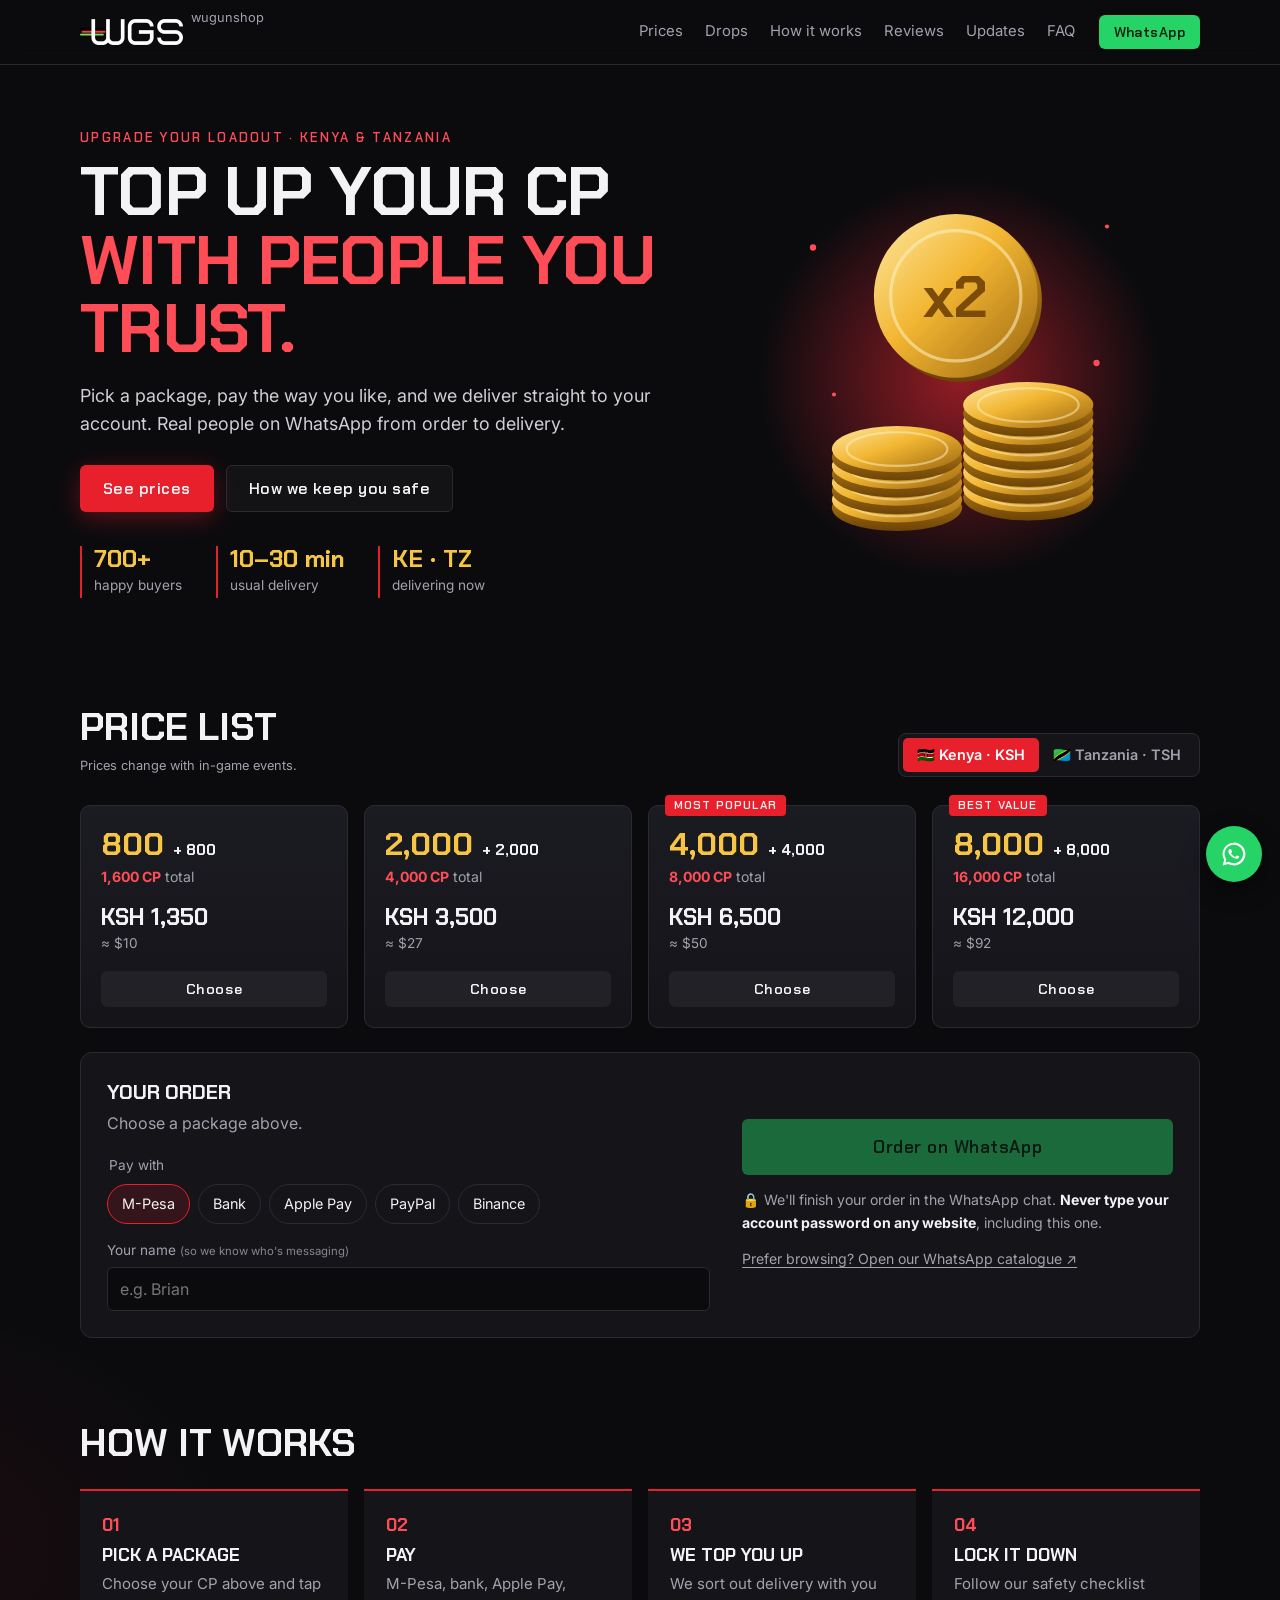
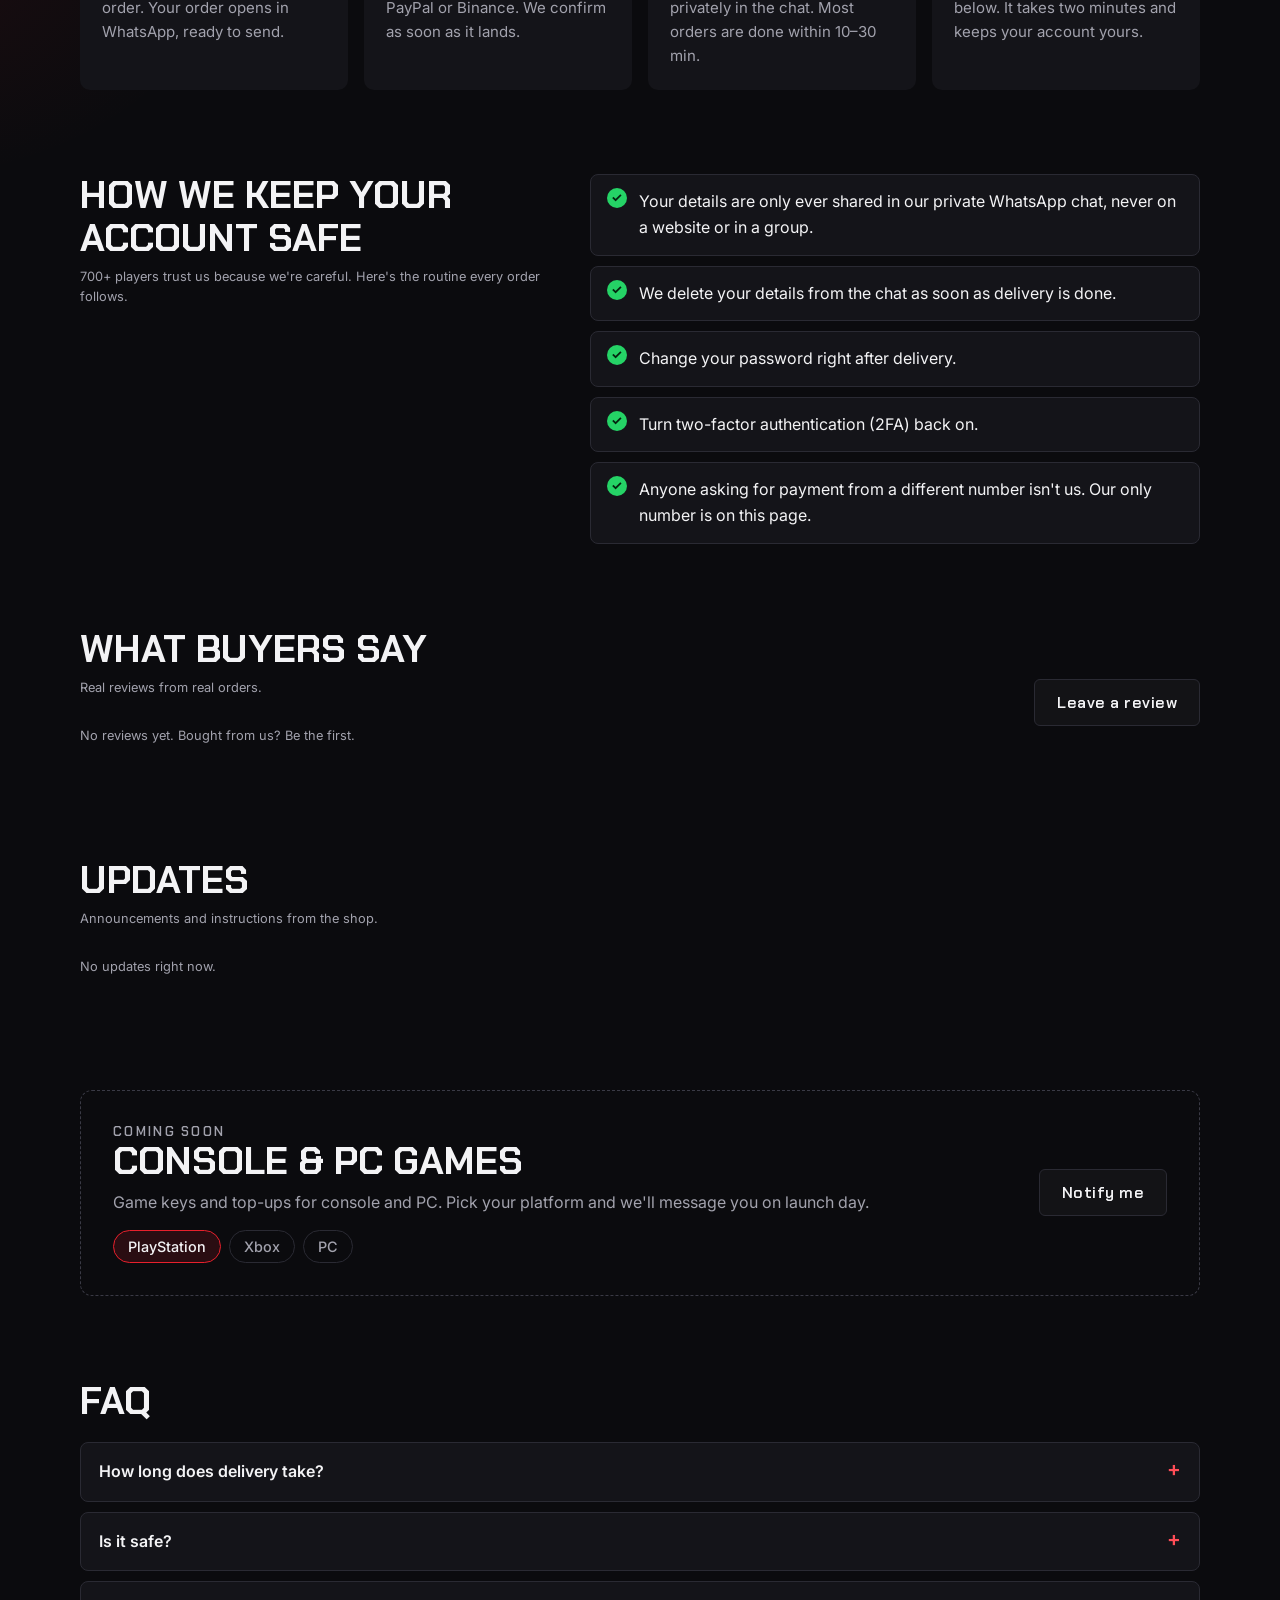
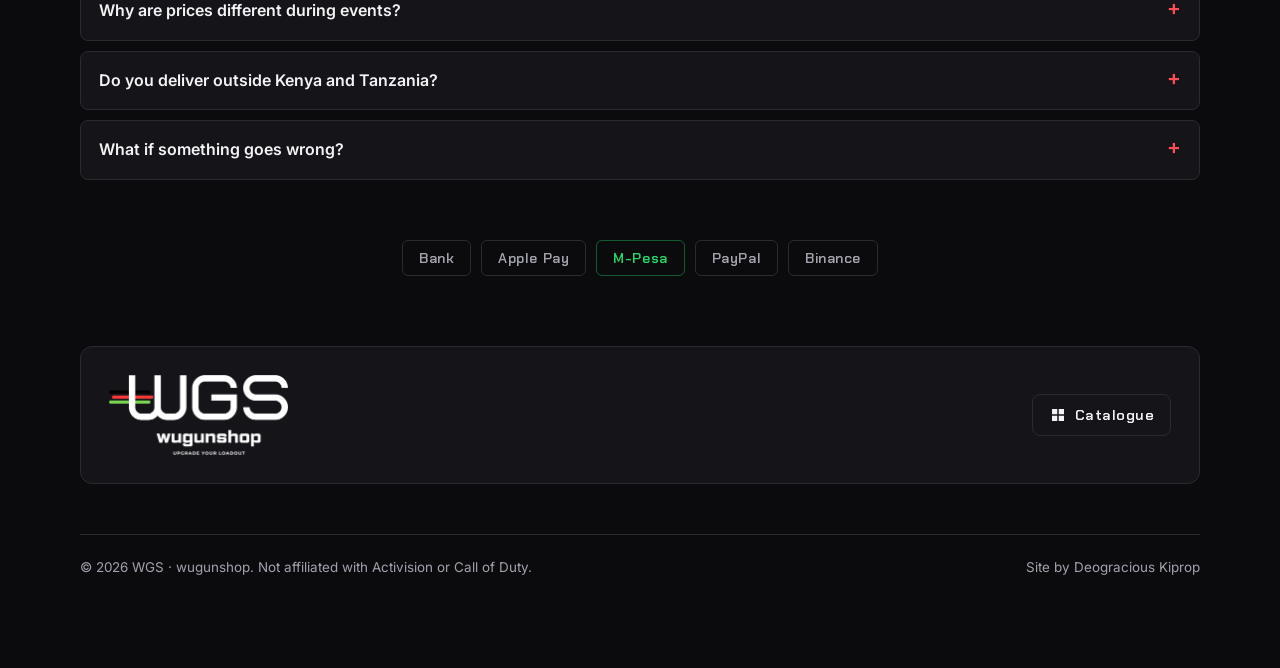
<file: index.html>
<!DOCTYPE html>
<html lang="en">
<head>
  <meta charset="UTF-8">
  <meta name="viewport" content="width=device-width, initial-scale=1">
  <title>WGS · wugunshop · CoD Mobile CP in Kenya &amp; Tanzania</title>
  <meta name="description" content="Top up CoD Mobile CP with WGS, trusted by 700+ players in Kenya and Tanzania. Pay with M-Pesa, bank, Apple Pay, PayPal or Binance.">
  <meta name="robots" content="noindex">  <!-- DEMO: remove when he approves going live -->
  <meta name="theme-color" content="#0b0b0e">
  <link rel="icon" href="img/favicon.png" type="image/png">
  <link rel="apple-touch-icon" href="img/icon-192.png">
  <meta property="og:title" content="WGS · wugunshop · Upgrade your loadout">
  <meta property="og:description" content="CoD Mobile CP, Battle Pass and more, delivered fast in Kenya and Tanzania.">
  <meta property="og:image" content="img/icon-512.png">
  <link rel="preconnect" href="https://fonts.googleapis.com">
  <link rel="preconnect" href="https://fonts.gstatic.com" crossorigin>
  <link href="https://fonts.googleapis.com/css2?family=Chakra+Petch:wght@500;600;700&family=Inter:wght@400;500;600&display=swap" rel="stylesheet">
  <link rel="stylesheet" href="style.css">
</head>
<body>
  <div class="offer" id="offer" hidden>
    <div class="wrap offer-in">
      <span class="pulse" aria-hidden="true"></span>
      <p><b id="offer-title"></b> <span id="offer-detail"></span></p>
      <p class="count" id="offer-count" aria-live="off"></p>
    </div>
  </div>

  <header class="nav">
    <div class="wrap nav-in">
      <a class="logo" href="#top" aria-label="WGS wugunshop, home">
        <img src="img/logo-mark.png" alt="WGS" width="103" height="26">
        <span class="sub">wugunshop</span>
      </a>
      <nav aria-label="Main">
        <a href="#prices">Prices</a>
        <a href="#drops">Drops</a>
        <a href="#how">How it works</a>
        <a href="#reviews">Reviews</a>
        <a href="#news">Updates</a>
        <a href="#faq">FAQ</a>
      </nav>
      <a class="btn wa small" id="nav-wa" href="#" target="_blank" rel="noopener">WhatsApp</a>
    </div>
  </header>

  <main id="top">
    <section class="hero wrap">
      <div>
        <p class="eyebrow">Upgrade your loadout · Kenya &amp; Tanzania</p>
        <h1>Top up your CP<br><span>with people you trust.</span></h1>
        <p class="lead">Pick a package, pay the way you like, and we deliver straight to your account. Real people on WhatsApp from order to delivery.</p>
        <div class="cta">
          <a class="btn red" href="#prices">See prices</a>
          <a class="btn ghost" href="#safe">How we keep you safe</a>
        </div>
        <ul class="badges">
          <li><b id="stat-buyers">700+</b><span>happy buyers</span></li>
          <li><b id="stat-delivery">10–30 min</b><span>usual delivery</span></li>
          <li><b>KE · TZ</b><span>delivering now</span></li>
        </ul>
      </div>
      <figure class="art" aria-hidden="true">
        <svg viewBox="0 0 400 400">
          <defs>
            <radialGradient id="glow"><stop offset="0" stop-color="#ff2a36" stop-opacity=".55"/><stop offset="1" stop-color="#ff2a36" stop-opacity="0"/></radialGradient>
            <linearGradient id="gold" x1="0" y1="0" x2="1" y2="1"><stop offset="0" stop-color="#ffe9a3"/><stop offset=".45" stop-color="#f2b632"/><stop offset="1" stop-color="#9a6510"/></linearGradient>
            <linearGradient id="edge" x1="0" y1="0" x2="0" y2="1"><stop offset="0" stop-color="#c88a1c"/><stop offset="1" stop-color="#6d4407"/></linearGradient>
            <g id="coin">
              <ellipse cx="0" cy="8" rx="62" ry="22" fill="url(#edge)"/>
              <ellipse cx="0" cy="0" rx="62" ry="22" fill="url(#gold)"/>
              <ellipse cx="0" cy="0" rx="48" ry="16" fill="none" stroke="#fff3c4" stroke-opacity=".5" stroke-width="2"/>
            </g>
          </defs>
          <circle cx="200" cy="215" r="190" fill="url(#glow)"/>
          <g class="stack s1"><use href="#coin" x="140" y="330"/><use href="#coin" x="140" y="314"/><use href="#coin" x="140" y="298"/><use href="#coin" x="140" y="282"/></g>
          <g class="stack s2"><use href="#coin" x="265" y="320"/><use href="#coin" x="265" y="304"/><use href="#coin" x="265" y="288"/><use href="#coin" x="265" y="272"/><use href="#coin" x="265" y="256"/><use href="#coin" x="265" y="240"/></g>
          <g class="flip">
            <circle cx="200" cy="140" r="78" fill="url(#edge)"/>
            <circle cx="196" cy="136" r="78" fill="url(#gold)"/>
            <circle cx="196" cy="136" r="62" fill="none" stroke="#fff3c4" stroke-opacity=".55" stroke-width="3"/>
            <text x="196" y="156" text-anchor="middle" font-family="Chakra Petch, sans-serif" font-weight="700" font-size="56" fill="#7a4c08">x2</text>
          </g>
          <g class="sparks" fill="#ff4d57"><circle cx="60" cy="90" r="3"/><circle cx="340" cy="70" r="2"/><circle cx="330" cy="200" r="3"/><circle cx="80" cy="230" r="2"/></g>
        </svg>
      </figure>
    </section>

    <section id="prices" class="wrap section">
      <div class="head">
        <div>
          <h2>Price list</h2>
          <p class="sub" id="updated">Prices change with in-game events.</p>
        </div>
        <div class="switch" role="group" aria-label="Country">
          <button type="button" data-cur="kes" aria-pressed="true">🇰🇪 Kenya · KSH</button>
          <button type="button" data-cur="tzs" aria-pressed="false">🇹🇿 Tanzania · TSH</button>
        </div>
      </div>
      <div class="cats" id="cats" role="tablist" aria-label="Product type"></div>
      <div class="grid" id="grid"><p class="loading">Loading prices…</p></div>

      <div class="order" id="order">
        <div class="order-l">
          <h3>Your order</h3>
          <p class="pick" id="pick">Choose a package above.</p>
          <fieldset>
            <legend>Pay with</legend>
            <div class="pays" id="pays">
              <label><input type="radio" name="pay" value="M-Pesa" checked><span>M-Pesa</span></label>
              <label><input type="radio" name="pay" value="Bank transfer"><span>Bank</span></label>
              <label><input type="radio" name="pay" value="Apple Pay"><span>Apple Pay</span></label>
              <label><input type="radio" name="pay" value="PayPal"><span>PayPal</span></label>
              <label><input type="radio" name="pay" value="Binance"><span>Binance</span></label>
            </div>
          </fieldset>
          <label class="field uid" id="uid-field" hidden>Player UID <small>(found on your profile. It's public, so it's safe to share)</small>
            <input id="uid" type="text" inputmode="numeric" maxlength="24" placeholder="e.g. 6743 0000 0000 0000" autocomplete="off">
          </label>
          <label class="field">Your name <small>(so we know who's messaging)</small>
            <input id="name" type="text" autocomplete="given-name" maxlength="40" placeholder="e.g. Brian">
          </label>
        </div>
        <div class="order-r">
          <a class="btn wa big" id="send" href="#" target="_blank" rel="noopener" aria-disabled="true">Order on WhatsApp</a>
          <p class="note">🔒 We'll finish your order in the WhatsApp chat. <b>Never type your account password on any website</b>, including this one.</p>
          <a class="cat-link" id="catalogue" href="#" target="_blank" rel="noopener" hidden>Prefer browsing? Open our WhatsApp catalogue ↗</a>
        </div>
      </div>
    </section>

    <section id="drops" class="wrap section">
      <h2>Coming up in-game</h2>
      <p class="sub">Upcoming drops and events. Book your CP early so it's ready on launch day.</p>
      <div class="drops" id="droplist"></div>
    </section>

    <section id="how" class="wrap section">
      <h2>How it works</h2>
      <ol class="steps">
        <li><b>01</b><h3>Pick a package</h3><p>Choose your CP above and tap order. Your order opens in WhatsApp, ready to send.</p></li>
        <li><b>02</b><h3>Pay</h3><p>M-Pesa, bank, Apple Pay, PayPal or Binance. We confirm as soon as it lands.</p></li>
        <li><b>03</b><h3>We top you up</h3><p>We sort out delivery with you privately in the chat. Most orders are done within <span class="js-delivery">10–30 min</span>.</p></li>
        <li><b>04</b><h3>Lock it down</h3><p>Follow our safety checklist below. It takes two minutes and keeps your account yours.</p></li>
      </ol>
    </section>

    <section id="safe" class="wrap section safe">
      <div>
        <h2>How we keep your account safe</h2>
        <p class="sub"><span class="js-buyers">700+</span> players trust us because we're careful. Here's the routine every order follows.</p>
      </div>
      <ul class="checks">
        <li>Your details are only ever shared in our private WhatsApp chat, never on a website or in a group.</li>
        <li>We delete your details from the chat as soon as delivery is done.</li>
        <li>Change your password right after delivery.</li>
        <li>Turn two-factor authentication (2FA) back on.</li>
        <li>Anyone asking for payment from a different number isn't us. Our only number is on this page.</li>
      </ul>
    </section>

    <section id="reviews" class="wrap section">
      <div class="head">
        <div>
          <h2>What buyers say</h2>
          <p class="sub" id="rating">Real reviews from real orders.</p>
        </div>
        <button type="button" class="btn ghost" id="review-open" aria-expanded="false" aria-controls="review-form">Leave a review</button>
      </div>
      <form class="review-form" id="review-form" hidden>
        <div class="stars-in" role="radiogroup" aria-label="Your rating">
          <label><input type="radio" name="stars" value="5" checked aria-label="5 stars"><span>★</span></label>
          <label><input type="radio" name="stars" value="4" aria-label="4 stars"><span>★</span></label>
          <label><input type="radio" name="stars" value="3" aria-label="3 stars"><span>★</span></label>
          <label><input type="radio" name="stars" value="2" aria-label="2 stars"><span>★</span></label>
          <label><input type="radio" name="stars" value="1" aria-label="1 star"><span>★</span></label>
        </div>
        <div class="row">
          <label class="field">Name <input id="r-name" type="text" maxlength="30" required placeholder="First name is fine"></label>
          <label class="field">Country
            <select id="r-country"><option value="KE">Kenya</option><option value="TZ">Tanzania</option><option value="Other">Other</option></select>
          </label>
        </div>
        <label class="field">Your review <textarea id="r-msg" rows="3" maxlength="300" required placeholder="How did your order go?"></textarea></label>
        <div class="row end">
          <p class="note" id="r-note">We check every review against a real order before it goes up.</p>
          <button class="btn red" type="submit" id="r-send">Send review</button>
        </div>
      </form>
      <div class="reviews" id="reviewlist"></div>
    </section>

    <section id="news" class="wrap section">
      <h2>Updates</h2>
      <p class="sub">Announcements and instructions from the shop.</p>
      <div class="news" id="newslist"></div>
    </section>

    <section class="wrap section soon">
      <div>
        <p class="eyebrow">Coming soon</p>
        <h2>Console &amp; PC games</h2>
        <p>Game keys and top-ups for console and PC. Pick your platform and we'll message you on launch day.</p>
        <div class="plats" role="group" aria-label="Your platform">
          <button type="button" aria-pressed="true">PlayStation</button>
          <button type="button" aria-pressed="false">Xbox</button>
          <button type="button" aria-pressed="false">PC</button>
        </div>
      </div>
      <a class="btn ghost" id="soon-wa" href="#" target="_blank" rel="noopener">Notify me</a>
    </section>

    <section id="faq" class="wrap section">
      <h2>FAQ</h2>
      <div class="faq">
        <details><summary>How long does delivery take?</summary><p>Most orders are done within <span class="js-delivery">10–30 min</span> of payment. During big events it can take a little longer. We'll tell you in the chat.</p></details>
        <details><summary>Is it safe?</summary><p>We've served <span class="js-buyers">700+</span> players. Everything happens privately on WhatsApp, and we walk you through changing your password and turning on 2FA after delivery.</p></details>
        <details><summary>Why are prices different during events?</summary><p>When the game runs a double-CP event, you get twice the CP for the same price. Our list always shows the current deal and when it was last updated.</p></details>
        <details><summary>Do you deliver outside Kenya and Tanzania?</summary><p>Ask us on WhatsApp. We'll tell you straight away if we can.</p></details>
        <details><summary>What if something goes wrong?</summary><p>Message us. If we can't deliver, you get your money back.</p></details>
      </div>
    </section>

    <section class="wrap section pay-row" aria-label="Payment methods">
      <span>Bank</span><span>Apple Pay</span><span class="mp">M-Pesa</span><span>PayPal</span><span>Binance</span>
    </section>
  </main>

  <section class="wrap follow" id="follow" hidden>
    <img src="img/logo-full.png" alt="WGS wugunshop · Upgrade your loadout" width="206" height="92" loading="lazy">
    <div class="socials" id="socials"></div>
  </section>

  <footer class="wrap footer">
    <p>© <span id="year">2026</span> WGS · wugunshop. Not affiliated with Activision or Call of Duty.</p>
    <p>Site by Deogracious Kiprop</p>
  </footer>

  <a class="fab" id="fab" href="#" target="_blank" rel="noopener" aria-label="Chat on WhatsApp">
    <svg viewBox="0 0 32 32" width="28" height="28" aria-hidden="true"><path fill="currentColor" d="M16 3a13 13 0 0 0-11.2 19.6L3 29l6.6-1.7A13 13 0 1 0 16 3zm0 23.6c-2 0-3.9-.5-5.6-1.5l-.4-.2-3.9 1 1-3.8-.3-.4A10.6 10.6 0 1 1 16 26.6zm5.8-7.9c-.3-.2-1.9-.9-2.2-1-.3-.1-.5-.2-.7.2l-1 1.2c-.2.2-.4.2-.7.1-.3-.2-1.4-.5-2.6-1.6-1-.9-1.6-1.9-1.8-2.2-.2-.3 0-.5.1-.7l.5-.6.3-.5v-.5l-1-2.4c-.3-.6-.5-.5-.7-.5h-.6c-.2 0-.5.1-.8.4-.3.3-1 1-1 2.5s1.1 2.9 1.2 3.1c.2.2 2.1 3.2 5.1 4.5 2.5 1 3 .8 3.6.7.6-.1 1.9-.8 2.1-1.5.3-.7.3-1.4.2-1.5-.1-.2-.3-.2-.6-.4z"/></svg>
  </a>

  <script src="config.js"></script>
  <script src="data.js"></script>
  <script src="script.js"></script>
</body>
</html>
</file>
<file: style.css>
:root {
  --bg: #0b0b0e; --panel: #141419; --panel-2: #1b1b22; --line: #2a2a33;
  --text: #f3f3f5; --muted: #a2a2ad; --red: #e8202c; --red-2: #ff4d57; --gold: #f6c544;
  --green: #25d366; --kenya: linear-gradient(#000 0 33%, #fff 33% 38%, #c8102e 38% 62%, #fff 62% 67%, #006600 67%);
  --display: "Chakra Petch", "Inter", system-ui, sans-serif;
  --sans: "Inter", system-ui, -apple-system, "Segoe UI", sans-serif;
}
* { box-sizing: border-box; }
html { scroll-behavior: smooth; scroll-padding-top: 80px; }
body {
  margin: 0; color: var(--text); font: 16px/1.6 var(--sans); -webkit-font-smoothing: antialiased;
  background:
    radial-gradient(900px 500px at 85% -10%, rgba(232,32,44,.22), transparent 60%),
    radial-gradient(600px 400px at -10% 40%, rgba(232,32,44,.08), transparent 60%),
    var(--bg);
}
a { color: inherit; }
:focus-visible { outline: 2px solid var(--red-2); outline-offset: 3px; }
[hidden] { display: none !important; }
.wrap { width: min(1120px, 100% - 32px); margin-inline: auto; }

.demo { margin: 0; padding: 5px 16px; background: #f6c544; color: #241800; font-size: 12.5px; text-align: center; font-weight: 500; }

/* offer banner */
.offer { background: linear-gradient(90deg, #8d0d15, var(--red), #8d0d15); }
.offer-in { display: flex; align-items: center; gap: 12px; padding: 9px 0; font-size: .92rem; }
.offer p { margin: 0; }
.offer-in > p:first-of-type { flex: 1; }
.pulse { width: 9px; height: 9px; border-radius: 50%; background: #fff; flex: none; animation: pulse 1.6s infinite; }
@keyframes pulse { 0% { box-shadow: 0 0 0 0 rgba(255,255,255,.7); } 100% { box-shadow: 0 0 0 10px rgba(255,255,255,0); } }
.count { font: 600 .95rem var(--display); letter-spacing: .04em; white-space: nowrap; background: rgba(0,0,0,.3); padding: 2px 10px; border-radius: 4px; }

/* nav */
.nav { position: sticky; top: 0; z-index: 20; background: rgba(11,11,14,.82); backdrop-filter: blur(10px); border-bottom: 1px solid var(--line); }
.nav-in { display: flex; align-items: center; gap: 24px; height: 64px; }
.logo { display: flex; align-items: center; gap: 8px; text-decoration: none; margin-right: auto; }
.flag { width: 7px; height: 28px; background: var(--kenya); border-radius: 1px; }
.mark { font: 700 1.6rem/1 var(--display); letter-spacing: .02em; }
.sub { font-size: .8rem; color: var(--muted); align-self: flex-end; margin-bottom: 3px; }
.nav nav { display: flex; gap: 22px; }
.nav nav a { text-decoration: none; color: var(--muted); font-size: .93rem; }
.nav nav a:hover { color: var(--text); }

/* buttons */
.btn { display: inline-flex; align-items: center; justify-content: center; gap: 8px; padding: 12px 22px; border-radius: 6px; font: 600 .98rem var(--display); letter-spacing: .03em; text-decoration: none; border: 1.5px solid transparent; cursor: pointer; color: var(--text); transition: transform .15s, background .15s, box-shadow .15s; }
.btn:hover { transform: translateY(-1px); }
.btn.red { background: var(--red); box-shadow: 0 6px 24px rgba(232,32,44,.35); }
.btn.red:hover { background: var(--red-2); }
.btn.ghost { border-color: var(--line); background: rgba(255,255,255,.03); }
.btn.ghost:hover { border-color: var(--red); }
.btn.wa { background: var(--green); color: #04220f; }
.btn.small { padding: 7px 14px; font-size: .88rem; }
.btn.big { width: 100%; padding: 16px; font-size: 1.1rem; }
.btn[aria-disabled="true"] { opacity: .45; pointer-events: none; }

/* hero */
.hero { display: grid; grid-template-columns: 1.25fr 1fr; gap: 40px; align-items: center; padding: 64px 0 24px; }
.eyebrow { margin: 0 0 12px; font: 600 .8rem var(--display); letter-spacing: .18em; text-transform: uppercase; color: var(--red-2); }
h1 { font: 700 clamp(2.4rem, 6vw, 4.2rem)/1.02 var(--display); margin: 0 0 18px; letter-spacing: -.01em; text-transform: uppercase; }
h1 span { color: var(--red-2); }
.lead { font-size: 1.12rem; color: #cfcfd6; max-width: 32em; margin: 0 0 26px; }
.cta { display: flex; flex-wrap: wrap; gap: 12px; }
.badges { list-style: none; padding: 0; margin: 34px 0 0; display: flex; flex-wrap: wrap; gap: 14px 34px; }
.badges li { padding-left: 12px; border-left: 2px solid var(--red); }
.badges b { display: block; font: 700 1.5rem/1.1 var(--display); color: var(--gold); }
.badges span { font-size: .85rem; color: var(--muted); }
.art { margin: 0; }
.art svg { width: 100%; max-width: 420px; display: block; margin-inline: auto; overflow: visible; }
.flip { transform-origin: 196px 136px; animation: bob 4s ease-in-out infinite; }
@keyframes bob { 50% { transform: translateY(-12px) rotate(-6deg); } }
.sparks circle { animation: twinkle 2.4s infinite; }
.sparks circle:nth-child(2n) { animation-delay: 1.2s; }
@keyframes twinkle { 50% { opacity: .15; } }

/* sections */
.section { padding-top: 84px; }
h2 { font: 700 clamp(1.7rem, 3.5vw, 2.4rem)/1.1 var(--display); margin: 0 0 8px; text-transform: uppercase; }
.sub { color: var(--muted); margin: 0 0 28px; }
.head { display: flex; justify-content: space-between; align-items: flex-end; flex-wrap: wrap; gap: 16px; }
.switch { display: inline-flex; background: var(--panel); border: 1px solid var(--line); border-radius: 8px; padding: 4px; margin-bottom: 28px; }
.switch button { background: none; border: 0; color: var(--muted); font: 600 .9rem var(--sans); padding: 8px 14px; border-radius: 5px; cursor: pointer; }
.switch button[aria-pressed="true"] { background: var(--red); color: #fff; }

.logo img { height: 26px; width: auto; display: block; }
.cat-link { font-size: .88rem; color: var(--muted); text-decoration: underline; text-underline-offset: 3px; }
.cat-link:hover { color: var(--text); }
.follow { display: flex; align-items: center; justify-content: space-between; gap: 24px; flex-wrap: wrap; margin-top: 70px; padding: 28px; border: 1px solid var(--line); border-radius: 12px; background: var(--panel); }
.follow img { height: 80px; width: auto; }
.socials { display: flex; flex-wrap: wrap; gap: 10px; }
.socials a { display: inline-flex; align-items: center; gap: 8px; padding: 10px 16px; border-radius: 8px; border: 1px solid var(--line); text-decoration: none; font: 600 .92rem var(--display); letter-spacing: .03em; }
.socials a:hover { border-color: var(--red); }
.socials svg { width: 18px; height: 18px; }
.sent-ok { color: var(--green) !important; }

.plats { display: flex; flex-wrap: wrap; gap: 8px; margin-top: 14px; }
.plats button { padding: 7px 14px; border-radius: 999px; border: 1px solid var(--line); background: transparent; color: var(--muted); font: 500 .9rem var(--sans); cursor: pointer; }
.plats button[aria-pressed="true"] { border-color: var(--red); color: var(--text); background: rgba(232,32,44,.14); }

/* product tabs */
.cats { display: flex; gap: 8px; margin: -8px 0 22px; overflow-x: auto; padding-bottom: 4px; }
.cats button { flex: none; padding: 9px 16px; border-radius: 999px; border: 1px solid var(--line); background: var(--panel); color: var(--muted); font: 600 .92rem var(--display); letter-spacing: .03em; cursor: pointer; }
.cats button[aria-selected="true"] { color: var(--text); border-color: var(--red); background: rgba(232,32,44,.14); }
.card .pass { font: 700 1.45rem/1.1 var(--display); color: var(--gold); }
.order .uid input { border-color: var(--gold); }
.order .code { display: inline-block; margin-left: 6px; font: 600 .8rem var(--display); color: var(--muted); letter-spacing: .04em; }

/* price cards */
.grid { display: grid; grid-template-columns: repeat(4, 1fr); gap: 16px; }
.loading { color: var(--muted); }
.card { position: relative; text-align: left; background: linear-gradient(180deg, var(--panel-2), var(--panel)); border: 1.5px solid var(--line); border-radius: 10px; padding: 22px 20px 20px; color: var(--text); cursor: pointer; font: inherit; transition: border-color .15s, transform .15s, box-shadow .15s; }
.card:hover { border-color: #4a4a55; transform: translateY(-2px); }
.card[aria-pressed="true"] { border-color: var(--red); box-shadow: 0 0 0 1px var(--red), 0 10px 30px rgba(232,32,44,.25); }
.card .tag { position: absolute; top: -11px; left: 16px; background: var(--red); font: 600 .72rem var(--display); letter-spacing: .1em; text-transform: uppercase; padding: 3px 9px; border-radius: 4px; }
.card .cp { font: 700 2rem/1 var(--display); color: var(--gold); }
.card .cp small { font-size: .95rem; color: var(--text); }
.card .bonus { margin: 6px 0 18px; font-size: .88rem; color: var(--muted); }
.card .bonus b { color: var(--red-2); }
.card .price { font: 700 1.45rem/1 var(--display); }
.card .usd { font-size: .85rem; color: var(--muted); margin-top: 4px; }
.card .go { margin-top: 16px; display: block; text-align: center; padding: 9px; border-radius: 6px; background: rgba(255,255,255,.05); font: 600 .9rem var(--display); letter-spacing: .04em; }
.card[aria-pressed="true"] .go { background: var(--red); }

/* order panel */
.order { display: grid; grid-template-columns: 1.4fr 1fr; gap: 32px; margin-top: 24px; padding: 26px; background: var(--panel); border: 1px solid var(--line); border-radius: 12px; }
.order h3 { font: 700 1.25rem var(--display); margin: 0 0 6px; text-transform: uppercase; }
.pick { margin: 0 0 18px; color: var(--muted); }
.pick b { color: var(--gold); }
fieldset { border: 0; padding: 0; margin: 0 0 16px; }
legend { font-size: .85rem; color: var(--muted); margin-bottom: 8px; }
.pays { display: flex; flex-wrap: wrap; gap: 8px; }
.pays label { cursor: pointer; }
.pays input { position: absolute; opacity: 0; }
.pays span { display: inline-block; padding: 7px 14px; border-radius: 999px; border: 1px solid var(--line); font-size: .9rem; }
.pays input:checked + span { border-color: var(--red); background: rgba(232,32,44,.15); }
.pays input:focus-visible + span { outline: 2px solid var(--red-2); outline-offset: 2px; }
.field { display: block; font-size: .85rem; color: var(--muted); }
.field small { opacity: .8; }
.field input { display: block; width: 100%; margin-top: 6px; padding: 11px 12px; border-radius: 6px; border: 1px solid var(--line); background: var(--bg); color: var(--text); font: 1rem var(--sans); }
.order-r { display: flex; flex-direction: column; justify-content: center; gap: 14px; }
.note { margin: 0; font-size: .88rem; color: var(--muted); }
.note b { color: var(--text); }

/* steps */
.steps { list-style: none; padding: 0; margin: 24px 0 0; display: grid; grid-template-columns: repeat(4, 1fr); gap: 16px; counter-reset: s; }
.steps li { padding: 22px; border-top: 2px solid var(--red); background: var(--panel); border-radius: 0 0 10px 10px; }
.steps b { font: 700 1.1rem var(--display); color: var(--red-2); }
.steps h3 { font: 700 1.1rem var(--display); margin: 6px 0; text-transform: uppercase; }
.steps p { margin: 0; color: var(--muted); font-size: .94rem; }

/* safety */
.safe { display: grid; grid-template-columns: 1fr 1.3fr; gap: 40px; align-items: start; }
.checks { list-style: none; margin: 0; padding: 0; display: grid; gap: 10px; }
.checks li { position: relative; padding: 14px 16px 14px 48px; background: var(--panel); border: 1px solid var(--line); border-radius: 8px; }
.checks li::before { content: "✓"; position: absolute; left: 16px; top: 13px; width: 20px; height: 20px; border-radius: 50%; background: var(--green); color: #04220f; font: 700 .8rem/20px var(--sans); text-align: center; }

/* news */
.news { display: grid; gap: 12px; }
.post { padding: 18px 20px; background: var(--panel); border: 1px solid var(--line); border-radius: 10px; }
.post.pinned { border-color: var(--red); background: linear-gradient(90deg, rgba(232,32,44,.12), var(--panel) 60%); }
.post .meta { font-size: .8rem; color: var(--muted); margin: 0 0 4px; display: flex; gap: 10px; }
.post .meta .pin { color: var(--red-2); font-weight: 600; }
.post h3 { margin: 0 0 4px; font: 700 1.1rem var(--display); }
.post p { margin: 0; color: #cfcfd6; }

/* reviews */
.reviews { display: grid; grid-template-columns: repeat(3, 1fr); gap: 14px; }
.review { margin: 0; padding: 20px; background: var(--panel); border: 1px solid var(--line); border-radius: 10px; display: flex; flex-direction: column; gap: 10px; }
.review .stars { color: var(--gold); letter-spacing: 2px; }
.review .stars .off { color: #3a3a45; }
.review blockquote { margin: 0; color: #dcdce2; flex: 1; }
.review figcaption { font-size: .85rem; color: var(--muted); }
.review figcaption b { color: var(--text); font-weight: 600; }
.review.sample { border-style: dashed; border-color: #6b5413; }
.review.sample figcaption b { color: var(--gold); }
#rating b { color: var(--gold); }
.review-form { display: grid; gap: 14px; margin-bottom: 18px; padding: 22px; background: var(--panel); border: 1px solid var(--red); border-radius: 12px; }
.review-form .row { display: grid; grid-template-columns: 1fr 1fr; gap: 14px; }
.review-form .row.end { grid-template-columns: 1fr auto; align-items: center; }
.review-form select, .review-form textarea { display: block; width: 100%; margin-top: 6px; padding: 11px 12px; border-radius: 6px; border: 1px solid var(--line); background: var(--bg); color: var(--text); font: 1rem var(--sans); resize: vertical; }
.stars-in { display: flex; flex-direction: row-reverse; justify-content: flex-end; gap: 4px; }
.stars-in input { position: absolute; opacity: 0; }
.stars-in span { font-size: 2rem; line-height: 1; color: #3a3a45; cursor: pointer; transition: color .1s; }
.stars-in label:has(input:checked) span, .stars-in label:has(input:checked) ~ label span { color: var(--gold); }
.stars-in input:focus-visible + span { outline: 2px solid var(--red-2); border-radius: 4px; }

/* drops */
.drops { display: grid; grid-template-columns: repeat(3, 1fr); gap: 14px; }
.drop { position: relative; overflow: hidden; border-radius: 10px; background: var(--panel); border: 1px solid var(--line); }
.drop .pic { aspect-ratio: 4 / 3; background: radial-gradient(circle at 70% 30%, rgba(232,32,44,.45), transparent 60%), repeating-linear-gradient(135deg, #1b1b22 0 12px, #16161c 12px 24px); display: grid; place-items: center; color: #55555f; font: 600 .8rem var(--display); letter-spacing: .1em; text-transform: uppercase; }
.drop .pic img { width: 100%; height: 100%; object-fit: cover; display: block; }
.drop .date { position: absolute; top: 12px; left: 12px; background: var(--red); padding: 4px 10px; border-radius: 4px; font: 700 .85rem var(--display); letter-spacing: .04em; }
.drop .body { padding: 16px 18px 18px; }
.drop h3 { margin: 0 0 4px; font: 700 1.15rem var(--display); text-transform: uppercase; }
.drop p { margin: 0; color: var(--muted); font-size: .93rem; }
.drop .soon-t { display: inline-block; margin-top: 10px; font-size: .8rem; color: var(--gold); }

/* soon */
.soon { display: flex; justify-content: space-between; align-items: center; gap: 24px; flex-wrap: wrap; margin-top: 84px; padding: 32px; border: 1px dashed #3a3a45; border-radius: 12px; }
.soon .section { padding: 0; }
.soon p { margin: 0; color: var(--muted); }
.soon h2 { margin-bottom: 8px; }
section.soon { padding-top: 32px; }

/* faq */
.faq { display: grid; gap: 10px; margin-top: 20px; }
.faq details { background: var(--panel); border: 1px solid var(--line); border-radius: 8px; padding: 0 18px; }
.faq summary { cursor: pointer; padding: 16px 0; font-weight: 600; list-style: none; display: flex; justify-content: space-between; gap: 12px; }
.faq summary::after { content: "+"; color: var(--red-2); font-size: 1.3rem; line-height: 1; }
.faq details[open] summary::after { content: "–"; }
.faq summary::-webkit-details-marker { display: none; }
.faq p { margin: 0 0 16px; color: var(--muted); }

.pay-row { display: flex; flex-wrap: wrap; justify-content: center; gap: 10px; padding-top: 60px; }
.pay-row span { padding: 8px 16px; border: 1px solid var(--line); border-radius: 6px; font: 600 .88rem var(--display); color: var(--muted); letter-spacing: .04em; }
.pay-row .mp { color: var(--green); border-color: rgba(37,211,102,.4); }

.footer { display: flex; justify-content: space-between; flex-wrap: wrap; gap: 8px; margin-top: 50px; padding: 22px 0 90px; border-top: 1px solid var(--line); color: var(--muted); font-size: .84rem; }
.footer p { margin: 0; }

.fab { position: fixed; right: 18px; bottom: 18px; z-index: 30; width: 56px; height: 56px; border-radius: 50%; display: grid; place-items: center; background: var(--green); color: #fff; box-shadow: 0 8px 24px rgba(0,0,0,.45); }

@media (max-width: 960px) {
  .grid { grid-template-columns: repeat(2, 1fr); gap: 20px 14px; }
  .steps { grid-template-columns: 1fr 1fr; }
  .reviews, .drops { grid-template-columns: 1fr 1fr; }
}
@media (max-width: 760px) {
  .hero { grid-template-columns: 1fr; padding-top: 36px; gap: 8px; }
  .art { order: -1; }
  .art svg { max-width: 240px; }
  .nav nav { display: none; }
  .order { grid-template-columns: 1fr; padding: 20px; gap: 20px; }
  .safe { grid-template-columns: 1fr; gap: 8px; }
  .offer-in { flex-wrap: wrap; gap: 6px 10px; font-size: .86rem; }
  .section { padding-top: 64px; }
}
@media (max-width: 480px) {
  .grid { grid-template-columns: 1fr 1fr; gap: 18px 10px; }
  .card { padding: 18px 14px 14px; }
  .card .cp { font-size: 1.6rem; }
  .card .price { font-size: 1.15rem; }
  .steps, .reviews, .drops, .review-form .row, .review-form .row.end { grid-template-columns: 1fr; }
  .drops { grid-auto-flow: column; grid-auto-columns: 82%; overflow-x: auto; scroll-snap-type: x mandatory; padding-bottom: 6px; }
  .drop { scroll-snap-align: start; }
  .badges { gap: 14px 22px; }
  .badges b { font-size: 1.25rem; }
  .switch button { padding: 8px 10px; font-size: .84rem; }
  .soon { padding: 22px; }
}
@media (prefers-reduced-motion: reduce) { *, *::before, *::after { animation: none !important; transition: none !important; } html { scroll-behavior: auto; } }
</file>
